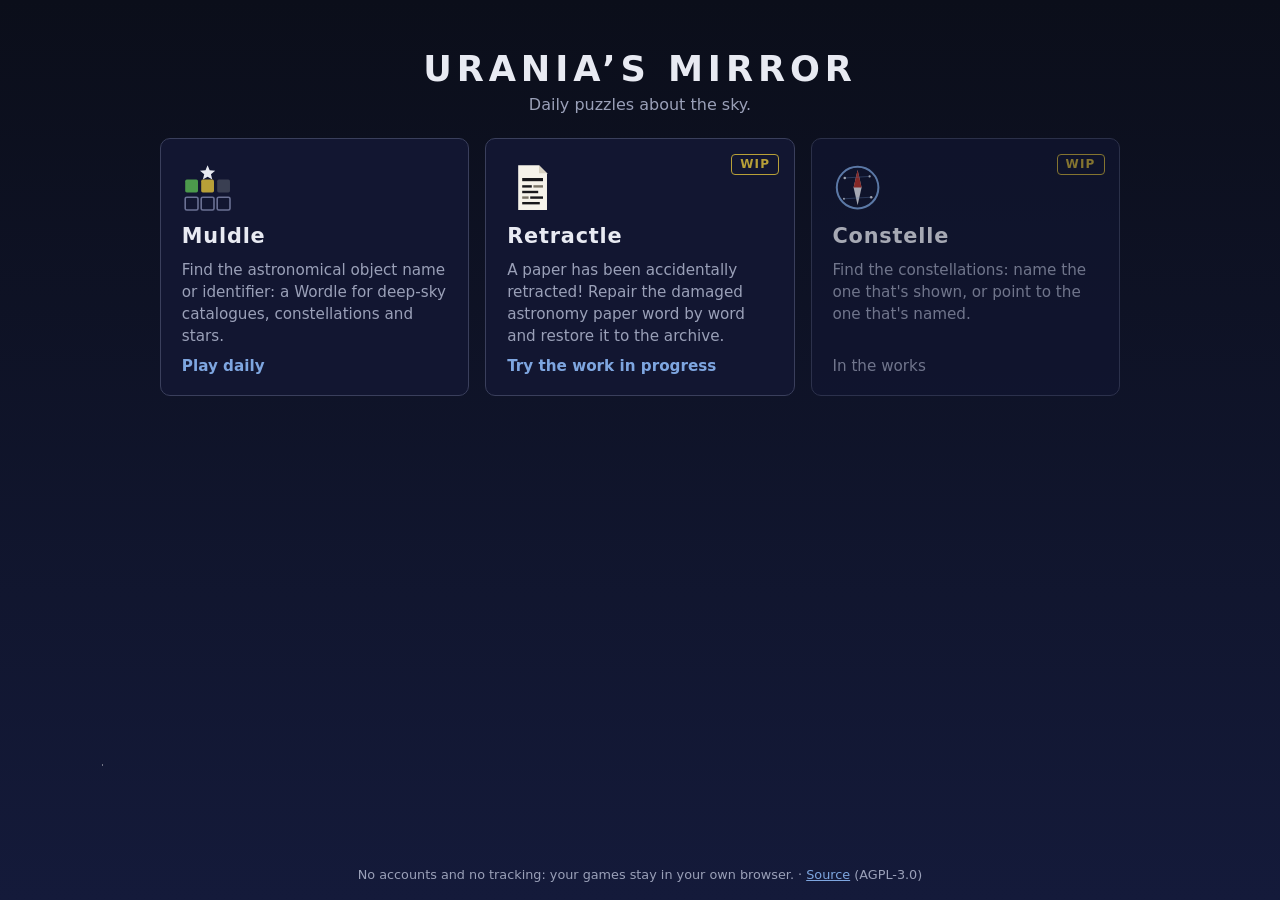
<file: index.html>
<!DOCTYPE html>
<!-- SPDX-License-Identifier: AGPL-3.0-only -->
<html lang="en">
<head>
<meta charset="utf-8">
<meta name="viewport" content="width=device-width, initial-scale=1">
<title>Urania’s Mirror: daily astronomy puzzles</title>
<meta name="description" content="Daily astronomy puzzles, Wordle-style: Muldle, guess the star, constellation or deep-sky object, and Retractle, restore a well-known astronomy arXiv paper (a work in progress).">
<!-- Findability and the link preview (notes/search-engines.md; tools/test_e2e.mjs
     checks these against the title, the description and web/og-image.png) -->
<link rel="canonical" href="https://bertblookers.github.io/">
<meta property="og:type" content="website">
<meta property="og:site_name" content="Urania’s Mirror">
<meta property="og:title" content="Urania’s Mirror: daily astronomy puzzles">
<meta property="og:description" content="Daily astronomy puzzles, Wordle-style: Muldle, guess the star, constellation or deep-sky object, and Retractle, restore a well-known astronomy arXiv paper (a work in progress).">
<meta property="og:url" content="https://bertblookers.github.io/">
<meta property="og:image" content="https://bertblookers.github.io/og-image.png">
<meta property="og:image:width" content="1200">
<meta property="og:image:height" content="630">
<meta property="og:image:alt" content="A white star above the name URANIA’S MIRROR and the line “Daily puzzles about the sky.” on a night-sky background.">
<meta name="twitter:card" content="summary_large_image">
<!-- the site's name in search results (Google reads a WebSite block on the home page) -->
<script type="application/ld+json">
{"@context": "https://schema.org", "@type": "WebSite", "name": "Urania’s Mirror", "url": "https://bertblookers.github.io/"}
</script>
<link rel="stylesheet" href="shared.css?v=86f817c361">
<link rel="stylesheet" href="hub.css?v=86f817c361">
<link rel="icon" href="favicon.svg" type="image/svg+xml">
</head>
<body>

<header class="hub-head">
  <h1>URANIA’S MIRROR</h1>
  <p class="tagline">Daily puzzles about the sky.</p>
</header>

<main class="cards">
  <!-- A playable game is a link. Class "wip" marks a game in the works with a
       WIP badge: a link once it can be tried (Retractle), a plain card
       while there's nothing to play yet (Constelle). -->
  <a class="card" href="muldle/">
    <svg class="card-icon" viewBox="0 0 64 64" aria-hidden="true">
      <rect x="4" y="22" width="16" height="16" rx="2" fill="#4c9a4c"/>
      <rect x="24" y="22" width="16" height="16" rx="2" fill="#b8a038"/>
      <rect x="44" y="22" width="16" height="16" rx="2" fill="#3a3f52"/>
      <path d="M32 4l2.6 6.4 6.9.5-5.3 4.4 1.7 6.7L32 18.3l-5.9 3.7 1.7-6.7-5.3-4.4 6.9-.5z" fill="#e8eaf2"/>
      <rect x="4" y="44" width="16" height="16" rx="2" fill="none" stroke="#6b7194" stroke-width="2"/>
      <rect x="24" y="44" width="16" height="16" rx="2" fill="none" stroke="#6b7194" stroke-width="2"/>
      <rect x="44" y="44" width="16" height="16" rx="2" fill="none" stroke="#6b7194" stroke-width="2"/>
    </svg>
    <h2>Muldle</h2>
    <p>Find the astronomical object name or identifier: a Wordle for
      deep-sky catalogues, constellations and stars.</p>
    <p class="card-status">Play daily</p>
  </a>

  <a class="card wip" href="retractle/">
    <span class="badge">WIP</span>
    <svg class="card-icon" viewBox="0 0 64 64" aria-hidden="true">
      <path d="M14 4h26l10 10v46H14z" fill="#f6f3ea"/>
      <path d="M40 4v10h10" fill="#d8d2c2"/>
      <rect x="19" y="20" width="26" height="4" fill="#18181b"/>
      <rect x="19" y="29" width="12" height="3" fill="#18181b"/><rect x="33" y="29" width="12" height="3" fill="#7a7466"/>
      <rect x="19" y="36" width="20" height="3" fill="#18181b"/>
      <rect x="19" y="43" width="8" height="3" fill="#7a7466"/><rect x="29" y="43" width="16" height="3" fill="#18181b"/>
      <rect x="19" y="50" width="22" height="3" fill="#18181b"/>
    </svg>
    <h2>Retractle</h2>
    <p>A paper has been accidentally retracted! Repair the damaged astronomy
      paper word by word and restore it to the archive.</p>
    <p class="card-status">Try the work in progress</p>
  </a>

  <div class="card wip" aria-disabled="true">
    <span class="badge">WIP</span>
    <svg class="card-icon" viewBox="0 0 64 64" aria-hidden="true">
      <circle cx="32" cy="32" r="26" fill="none" stroke="#7ea6e0" stroke-width="2.5"/>
      <path d="M32 10l5 22-5 22-5-22z" fill="#e8eaf2"/>
      <path d="M32 10l5 22h-10z" fill="#b8322a"/>
      <circle cx="16" cy="20" r="1.6" fill="#e8eaf2"/><circle cx="47" cy="18" r="1.4" fill="#e8eaf2"/>
      <circle cx="49" cy="44" r="1.6" fill="#e8eaf2"/><circle cx="15" cy="46" r="1.2" fill="#e8eaf2"/>
      <path d="M16 20L47 18M49 44L15 46" stroke="#7ea6e0" stroke-width="0.8" opacity="0.6"/>
    </svg>
    <h2>Constelle</h2>
    <p>Find the constellations: name the one that's shown, or point to the
      one that's named.</p>
    <p class="card-status">In the works</p>
  </div>
</main>

<footer class="foot">
  No accounts and no tracking: your games stay in your own browser. ·
  <a href="https://github.com/bertblookers/bertblookers.github.io" target="_blank" rel="noopener">Source</a> (AGPL-3.0)
</footer>

</body>
</html>
</file>
<file: shared.css>
/* SPDX-License-Identifier: AGPL-3.0-only */
/* What the hub and every game share: Muldle's night-sky palette, the page
   background and the footer. A game adds its own stylesheet after this. */

:root {
  --bg: #0b0e1a;
  --bg2: #121631;
  --border: #3a3f5c;
  --text: #e8eaf2;
  --dim: #9aa0b8;
  --accent: #7ea6e0;
  --good: #4c9a4c;
  --warn: #b8a038;
}

* { box-sizing: border-box; margin: 0; padding: 0; }

[hidden] { display: none !important; }

body {
  min-height: 100vh;
  min-height: 100dvh;
  display: flex;
  flex-direction: column;
  align-items: center;
  font-family: "Segoe UI", system-ui, sans-serif;
  color: var(--text);
  background: var(--bg);
}

/* a faint star field (a fixed layer: background-attachment: fixed on body
   is broken on iOS Safari) */
body::before {
  content: "";
  position: fixed;
  inset: 0;
  z-index: -1;
  background-image:
    radial-gradient(1px 1px at 12% 22%, #fff8 50%, transparent 50%),
    radial-gradient(1px 1px at 78% 12%, #fff6 50%, transparent 50%),
    radial-gradient(1.5px 1.5px at 55% 35%, #fff9 50%, transparent 50%),
    radial-gradient(1px 1px at 32% 68%, #fff5 50%, transparent 50%),
    radial-gradient(1px 1px at 88% 55%, #fff7 50%, transparent 50%),
    radial-gradient(1.5px 1.5px at 8% 85%, #fff6 50%, transparent 50%),
    radial-gradient(1px 1px at 66% 90%, #fff5 50%, transparent 50%),
    linear-gradient(180deg, #0b0e1a 0%, #141a3a 100%);
}

a { color: var(--accent); }

.link-button {
  background: none;
  border: none;
  color: var(--accent);
  font: inherit;
  text-decoration: underline;
  cursor: pointer;
}

.foot {
  margin-top: auto;
  padding: 1.5rem 1rem 1rem;
  max-width: 40rem;
  text-align: center;
  font-size: 0.8rem;
  color: var(--dim);
  line-height: 1.5;
}

/* The way back to the hub, top left in every game: the hub's star and its
   name, small and dim (user, 08-10-2026). The star
   is a mask, so it takes the text's colour. */
.hub-mark {
  display: inline-flex;
  align-items: center;
  gap: 0.35rem;
  color: var(--dim);
  font-size: 0.85rem;
  text-decoration: none;
}
.hub-mark::before {
  content: "";
  flex: none;
  width: 1em;
  height: 1em;
  background: currentColor;
  -webkit-mask: url("data:image/svg+xml,%3Csvg xmlns='http://www.w3.org/2000/svg' viewBox='0 0 64 64'%3E%3Cpath d='M32 8l6 15.5 16.5 1.2-12.7 10.6 4 16.2L32 42.6l-13.8 8.9 4-16.2L9.5 24.7l16.5-1.2z'/%3E%3C/svg%3E") center / contain no-repeat;
  mask: url("data:image/svg+xml,%3Csvg xmlns='http://www.w3.org/2000/svg' viewBox='0 0 64 64'%3E%3Cpath d='M32 8l6 15.5 16.5 1.2-12.7 10.6 4 16.2L32 42.6l-13.8 8.9 4-16.2L9.5 24.7l16.5-1.2z'/%3E%3C/svg%3E") center / contain no-repeat;
}
.hub-mark:hover, .hub-mark:focus-visible { color: var(--text); }
/* Forced colours (Windows High Contrast) would paint the star's background
   in Canvas, so it would vanish, and with it a phone's star-only link: keep
   it in the system's link colour. */
@media (forced-colors: active) {
  .hub-mark::before { forced-color-adjust: none; background: LinkText; }
}
</file>
<file: hub.css>
/* SPDX-License-Identifier: AGPL-3.0-only */
/* The hub's own look, after shared.css. */

.hub-head {
  padding: 3rem 1rem 1.5rem;
  text-align: center;
}
.hub-head h1 {
  font-size: 2.2rem;
  letter-spacing: 0.14em;
}
.tagline {
  color: var(--dim);
  margin-top: 0.4rem;
}

.cards {
  width: 100%;
  max-width: 62rem;
  padding: 0 1rem;
  display: grid;
  grid-template-columns: repeat(auto-fit, minmax(16rem, 1fr));
  gap: 1rem;
}

.card {
  position: relative;
  display: flex;
  flex-direction: column;
  gap: 0.5rem;
  padding: 1.4rem 1.3rem 1.1rem;
  border-radius: 10px;
  background: var(--bg2);
  border: 1px solid var(--border);
  color: var(--text);
  text-decoration: none;
  line-height: 1.45;
}
a.card { transition: border-color 0.15s, transform 0.15s; }
a.card:hover, a.card:focus-visible {
  border-color: var(--accent);
  transform: translateY(-2px);
}

.card-icon { width: 3.2rem; height: 3.2rem; }
.card h2 { font-size: 1.3rem; letter-spacing: 0.04em; }
.card p { font-size: 0.95rem; color: var(--dim); }
.card-status { margin-top: auto; font-weight: 600; color: var(--accent) !important; }

/* a game in the works: a WIP badge; dimmed further while there's nothing
   to play yet (no link) */
div.card.wip { opacity: 0.7; cursor: default; }
div.card.wip .card-status { color: var(--dim) !important; font-weight: normal; }
.badge {
  position: absolute;
  top: 0.9rem;
  right: 0.9rem;
  padding: 0.05rem 0.5rem;
  border: 1px solid var(--warn);
  border-radius: 4px;
  color: var(--warn);
  font-size: 0.75rem;
  font-weight: 700;
  letter-spacing: 0.1em;
}
</file>
